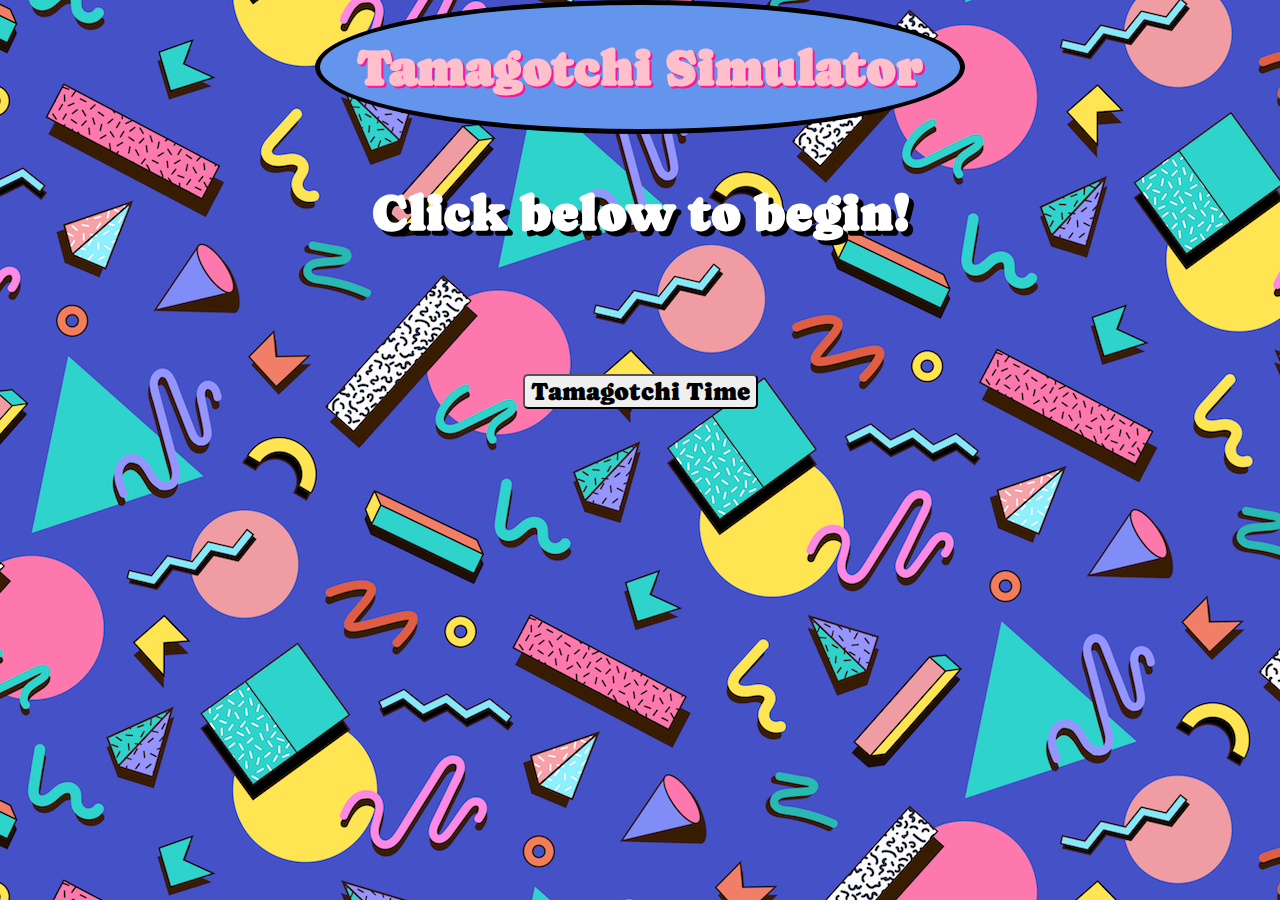
<file: index.html>
<!DOCTYPE html>
<html lang="en">
  <head>
    <meta charset="UTF-8" />
    <meta name="viewport" content="width=device-width, initial-scale=1.0" />
    <title>Cyberpet Retrogame</title>
    <link rel="stylesheet" href="./style.css" />
  </head>
  <body class="indexBody">
    <div class="mainHeader">
      <h1>Tamagotchi Simulator</h1>
    </div>
    <h3 id="clickInst">Click below to begin!</h3>
    <div class="btnBox">
      <button id="startButton">Tamagotchi Time</button>
    </div>
    <div id="myPopup" class="popup">
      <div class="popupContent">
        <h1>Choose your Tamagotchi</h1>
        <form action="" method="get">          
          <label for="petName">Please enter your pet's name:</label><br />
          <input type="text" class="petName" />
          <button class="petGenerator">Start</button>
          <p>Please choose your pet species:</p>
          <input
            type="radio"
            id="Dino"
            name="petChoice"
            value="dinoPage.html"
          />
          <label for="Dino">Dinosaur</label><br />
          <input
            type="radio"
            id="Octo"
            name="petChoice"
            value="octoPage.html"
          />
          <label for="Octo">Octopus</label><br />
          <input type="radio" id="Uni" name="petChoice" value="uniPage.html" />
          <label for="Uni">Unicorn</label><br />
          <br />
        </form>
      </div>
    </div>
    <script type="module" src="./script.js"></script>
    <script>
      let input = document.querySelector(".petName");
      let button = document.querySelector(".petGenerator");
      button.disabled = true;
      input.addEventListener("change", stateHandle);

      function stateHandle() {
        if (input.value === "") {
          button.disabled = true;
        } else {
          button.disabled = false;
        }
      }
    </script>
  </body>
</html>
</file>
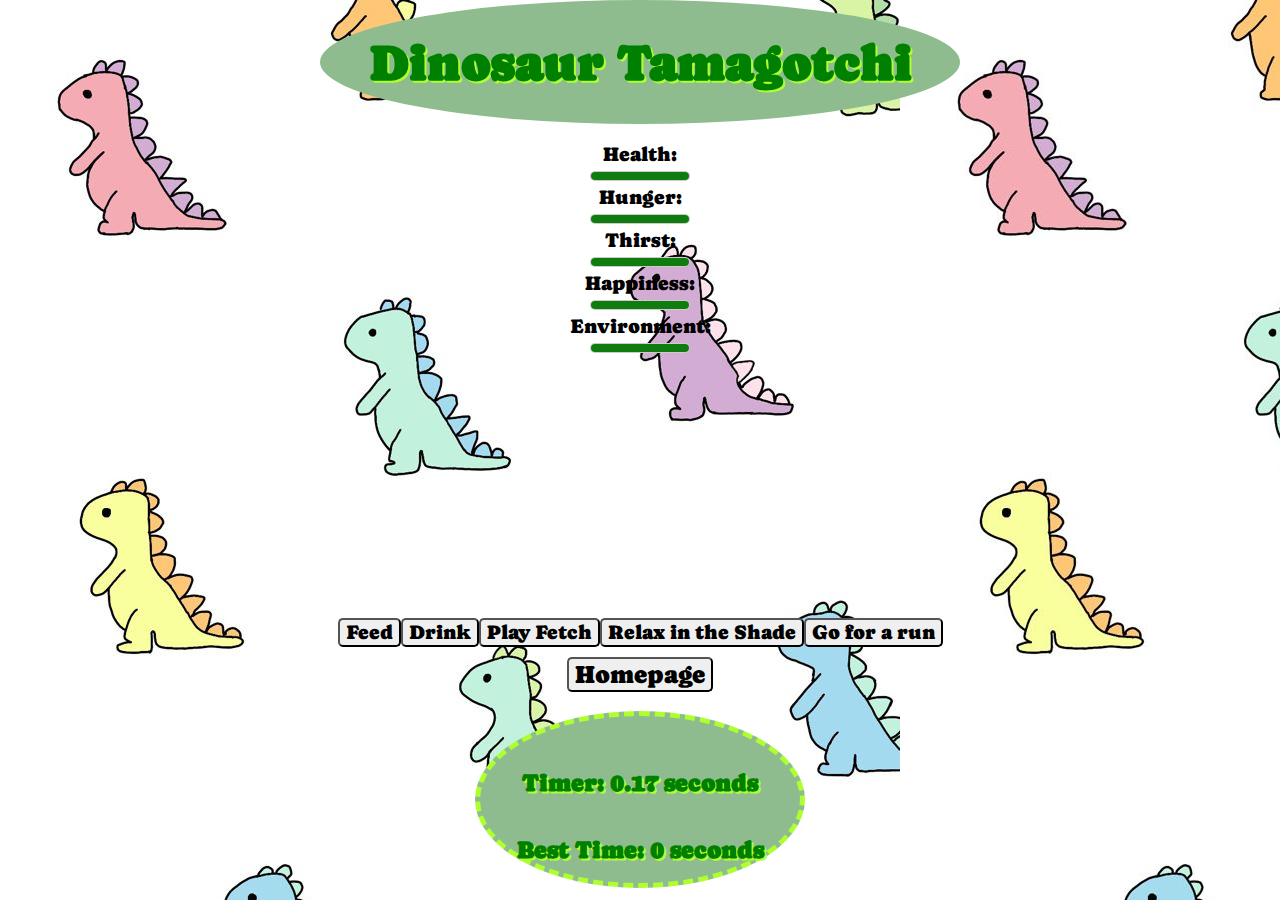
<file: dinoPage.html>
<!DOCTYPE html>
<html lang="en">
  <head>
    <meta charset="UTF-8" />
    <meta name="viewport" content="width=device-width, initial-scale=1.0" />
    <title>Tamogotchi</title>
    <link rel="stylesheet" href="./style.css" />
  </head>
  <body class="dinoBody">
    <div class="dinoHeader">
      <h1>Dinosaur Tamagotchi</h1>
    </div>
    <br />
    <div class="statbars">
      <label for="health">Health:</label>

      <meter
        id="health"
        min="0"
        max="100"
        low="33"
        high="66"
        optimum="80"
        value="100"
      ></meter>

      <label for="hunger">Hunger:</label>

      <meter
        id="hunger"
        min="0"
        max="100"
        low="33"
        high="66"
        optimum="80"
        value="100"
      ></meter>

      <label for="thirst">Thirst:</label>

      <meter
        id="thirst"
        min="0"
        max="100"
        low="33"
        high="66"
        optimum="80"
        value="100"
      ></meter>

      <label for="happiness">Happiness:</label>

      <meter
        id="happiness"
        min="0"
        max="100"
        low="33"
        high="66"
        optimum="80"
        value="100"
      ></meter>

      <label for="environment">Environment:</label>

      <meter
        id="environment"
        min="0"
        max="100"
        low="33"
        high="66"
        optimum="80"
        value="100"
      ></meter>
    </div>

    <div class="dinoImageContainer">
      <img src="./animalImages/dinoIdle1.png" alt="image 1" />
      <img src="./animalImages/dinoIdle2.png" alt="image 2" />
    </div>

    <div class="gameBtns">
      <button id="feed">Feed</button>
      <button id="drink">Drink</button>
      <button id="fetch">Play Fetch</button>
      <button id="relaxShade">Relax in the Shade</button>
      <button id="goRun">Go for a run</button>
    </div>

    <div id="homeBtn">
      <button onclick="window.location.href='index.html'">Homepage</button>
    </div>
    <br />
    <section class="dinoScoreKeeper">
      <h1 id="message"></h1>
      <h2>Timer: <span id="timePlaying">0</span> seconds</h2>
      <h2>Best Time: <span id="bestScore">0</span> seconds</h2>
    </section>
    <script type="module" src="./dino.js"></script>
  </body>
</html>
</file>
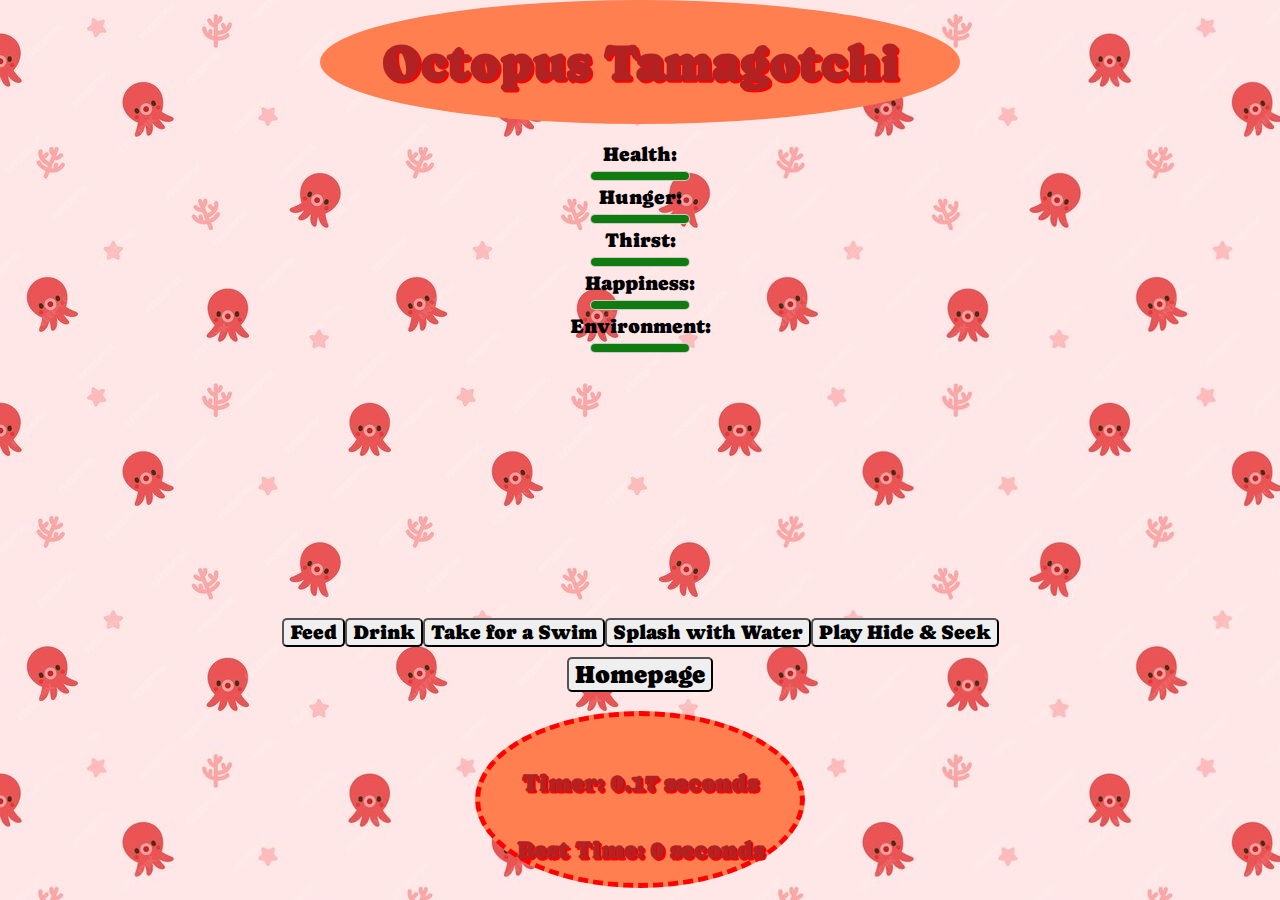
<file: octoPage.html>
<!DOCTYPE html>
<html lang="en">
  <head>
    <meta charset="UTF-8" />
    <meta name="viewport" content="width=device-width, initial-scale=1.0" />
    <title>Tamogotchi</title>
    <link rel="stylesheet" href="./style.css" />
  </head>
  <body class="octoBody">
    <div class="octoHeader"><h1>Octopus Tamagotchi</h1></div>
    <br />
    <div class="statbars">
      <label for="health">Health:</label>

      <meter
        id="health"
        min="0"
        max="100"
        low="33"
        high="66"
        optimum="80"
        value="100"
      ></meter>

      <label for="hunger">Hunger:</label>

      <meter
        id="hunger"
        min="0"
        max="100"
        low="33"
        high="66"
        optimum="80"
        value="100"
      ></meter>

      <label for="thirst">Thirst:</label>

      <meter
        id="thirst"
        min="0"
        max="100"
        low="33"
        high="66"
        optimum="80"
        value="50"
      ></meter>

      <label for="happiness">Happiness:</label>

      <meter
        id="happiness"
        min="0"
        max="100"
        low="33"
        high="66"
        optimum="80"
        value="100"
      ></meter>

      <label for="environment">Environment:</label>

      <meter
        id="environment"
        min="0"
        max="100"
        low="33"
        high="66"
        optimum="80"
        value="100"
      ></meter>
    </div>

    <div class="octoImageContainer">
      <img src="./animalImages/octoIdle1.png" alt="image 1" />
      <img src="./animalImages/octoIdle2.png" alt="image 2" />
    </div>

    <div class="gameBtns">
      <button id="feed">Feed</button>
      <button id="drink">Drink</button>
      <button id="swim">Take for a Swim</button>
      <button id="splash">Splash with Water</button>
      <button id="hideSeek">Play Hide & Seek</button>
    </div>
    <div id="homeBtn">
      <button onclick="window.location.href='index.html'">Homepage</button>
    </div>
    <br />
    <section class="octoScoreKeeper">
      <h1 id="message"></h1>
      <h2>Timer: <span id="timePlaying">0</span> seconds</h2>
      <h2>Best Time: <span id="bestScore">0</span> seconds</h2>
    </section>
    <script type="module" src="./octo.js"></script>
  </body>
</html>
</file>
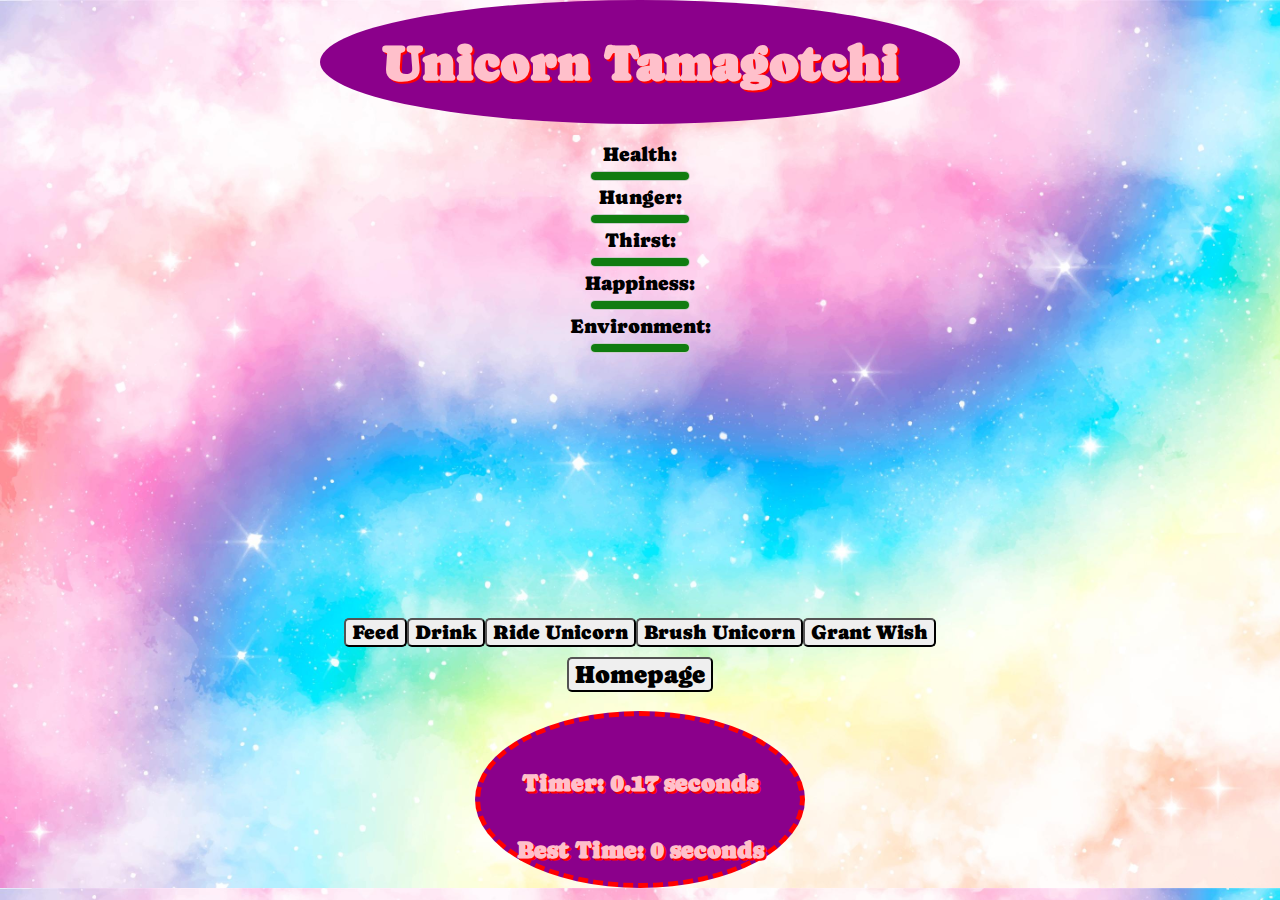
<file: uniPage.html>
<!DOCTYPE html>
<html lang="en">
  <head>
    <meta charset="UTF-8" />
    <meta name="viewport" content="width=device-width, initial-scale=1.0" />
    <title>Tamogotchi</title>
    <link rel="stylesheet" href="./style.css" />
  </head>
  <body class="uniBody">
    <div class="uniHeader"><h1>Unicorn Tamagotchi</h1></div>
    <br />
    <div class="statbars">
      <label for="health">Health:</label>

      <meter
        id="health"
        min="0"
        max="100"
        low="33"
        high="66"
        optimum="80"
        value="100"
      ></meter>

      <label for="hunger">Hunger:</label>

      <meter
        id="hunger"
        min="0"
        max="100"
        low="33"
        high="66"
        optimum="80"
        value="100"
      ></meter>

      <label for="thirst">Thirst:</label>

      <meter
        id="thirst"
        min="0"
        max="100"
        low="33"
        high="66"
        optimum="80"
        value="100"
      ></meter>

      <label for="happiness">Happiness:</label>

      <meter
        id="happiness"
        min="0"
        max="100"
        low="33"
        high="66"
        optimum="80"
        value="100"
      ></meter>

      <label for="environment">Environment:</label>

      <meter
        id="environment"
        min="0"
        max="100"
        low="33"
        high="66"
        optimum="80"
        value="100"
      ></meter>
    </div>

    <div class="uniImageContainer">
      <img src="./animalImages/uniIdle1.png" alt="image 1" />
      <img src="./animalImages/uniIdle2.png" alt="image 2" />
    </div>

    <div class="gameBtns">
      <button id="feed">Feed</button>
      <button id="drink">Drink</button>
      <button id="ride">Ride Unicorn</button>
      <button id="brush">Brush Unicorn</button>
      <button id="wish">Grant Wish</button>
    </div>
    <div id="homeBtn">
      <button onclick="window.location.href='index.html'">Homepage</button>
    </div>
    <br />
    <section class="uniScoreKeeper">
      <h1 id="message"></h1>
      <h2>Timer: <span id="timePlaying">0</span> seconds</h2>
      <h2>Best Time: <span id="bestScore">0</span> seconds</h2>
    </section>
    <script type="module" src="./uni.js"></script>
  </body>
</html>
</file>
<file: style.css>
@import url("https://fonts.googleapis.com/css2?family=Caprasimo&display=swap");

* {
  font-family: "Caprasimo";
}

body {
  margin: 0;
}

.indexBody {
  background-image: url("./animalImages/indexBackground.jpeg");
}

.dinoBody {
  background-image: url("./animalImages/dinoBackground.jpeg");
}

.octoBody {
  background-image: url("./animalImages/octoBackground.jpeg");
}

.uniBody {
  background-image: url("./animalImages/uniBackground.jpeg");
  background-size: cover;
}

#clickInst {
  color: white;
  text-shadow: 5px 5px black;
}

.popup {
  position: fixed;
  z-index: 1;
  left: 0;
  top: 0;
  width: 100%;
  height: 100%;
  display: none;
  background-color: rgb(0, 0, 0);
  background-color: rgba(0, 0, 0, 0.4);
  overflow: auto;
}

.popupContent {
  background-color: #add8e6;
  margin: 15% auto;
  padding: 20px;
  border: 1px solid #888;
  width: 80%;
  text-align: center;
  border-radius: 5%;
  color: ivory;
  text-shadow: 2px 2px black;
}

#petGenerator {
  color: #aaa;
  float: right;
  margin: -5px;
}

#petGenerator:hover,
#getGenerator:focus {
  color: black;
  text-decoration: none;
  cursor: pointer;
}

.statbars {
  display: flex;
  flex-direction: column;
  align-items: center;
  font-size: 20px;
}

.gameBtns {
  display: flex;
  justify-content: center;
  padding: 5px;
  margin: 5px;
}

.gameBtns > button {
  align-self: center;
  font-size: 20px;
}

h1 {
  text-align: center;
  font-size: 50px;
}

h3 {
  font-size: 30px;
}

.mainHeader {
  border-radius: 50%;
  background-color: cornflowerblue;
  border: 5px black;
  border-style: solid;
  text-shadow: 2px 2px deeppink;
  color: pink;
  display: flex;
  justify-content: center;
  align-items: center;
  width: 50%;
  margin: auto;
}

.dinoHeader {
  border-radius: 50%;
  background-color: darkseagreen;
  text-shadow: 2px 2px greenyellow;
  color: green;
  display: flex;
  justify-content: center;
  align-items: center;
  width: 50%;
  margin: auto;
}

.octoHeader {
  border-radius: 50%;
  background-color: coral;
  text-shadow: 2px 2px red;
  color: firebrick;
  display: flex;
  justify-content: center;
  align-items: center;
  width: 50%;
  margin: auto;
}

.uniHeader {
  border-radius: 50%;
  background-color: darkmagenta;
  text-shadow: 2px 2px red;
  color: pink;
  display: flex;
  justify-content: center;
  align-items: center;
  width: 50%;
  margin: auto;
}

h3 {
  text-align: center;
  font-size: 50px;
}

.btnBox {
  display: flex;
  justify-content: center;
  align-items: center;
  height: 200px;
}

#homeBtn {
  display: flex;
  align-items: flex-end;
  justify-content: center;
}

button {
  font-size: 25px;
  border-radius: 5px;
}

.dinoScoreKeeper {
  display: flex;
  flex-direction: column;
  justify-content: center;
  align-items: center;
  background-color: darkseagreen;
  border-radius: 50%;
  border: greenyellow 5px;
  border-style: dashed;
  text-shadow: 2px 2px greenyellow;
  color: green;
  width: 25%;
  margin: auto;
}

#message {
  font-size: 25px;
}

.octoScoreKeeper {
  display: flex;
  flex-direction: column;
  justify-content: center;
  align-items: center;
  background-color: coral;
  border-radius: 50%;
  border: red 5px;
  border-style: dashed;
  text-shadow: 2px 2px red;
  color: firebrick;
  width: 25%;
  margin: auto;
}

.uniScoreKeeper {
  display: flex;
  flex-direction: column;
  justify-content: center;
  align-items: center;
  background-color: darkmagenta;
  border-radius: 50%;
  border: red 5px;
  border-style: dashed;
  text-shadow: 2px 2px red;
  color: pink;
  width: 25%;
  margin: auto;
}

.dinoImageContainer {
  width: 100vw;
  height: 250px;
  overflow: hidden;
  display: flex;
  justify-content: center;
  align-items: center;
  background-color: none;
}

.dinoImageContainer > img {
  width: 400px;
  display: none;
  background-color: white;
  border-radius: 50%;
  border: 2px black;
  border-style: solid;
}

.octoImageContainer {
  width: 100vw;
  height: 250px;
  overflow: hidden;
  display: flex;
  justify-content: center;
  align-items: center;
  background-color: none;
}

.octoImageContainer > img {
  width: 150px;
  display: none;
  background-color: white;
  border-radius: 25%;
  border: 2px black;
  border-style: solid;
}

.uniImageContainer {
  width: 100vw;
  height: 250px;
  overflow: hidden;
  display: flex;
  justify-content: center;
  align-items: center;
  background-color: none;
}

.uniImageContainer > img {
  width: 150px;
  display: none;
  background-color: white;
  border-radius: 25%;
  border: 2px black;
  border-style: solid;
}
</file>
